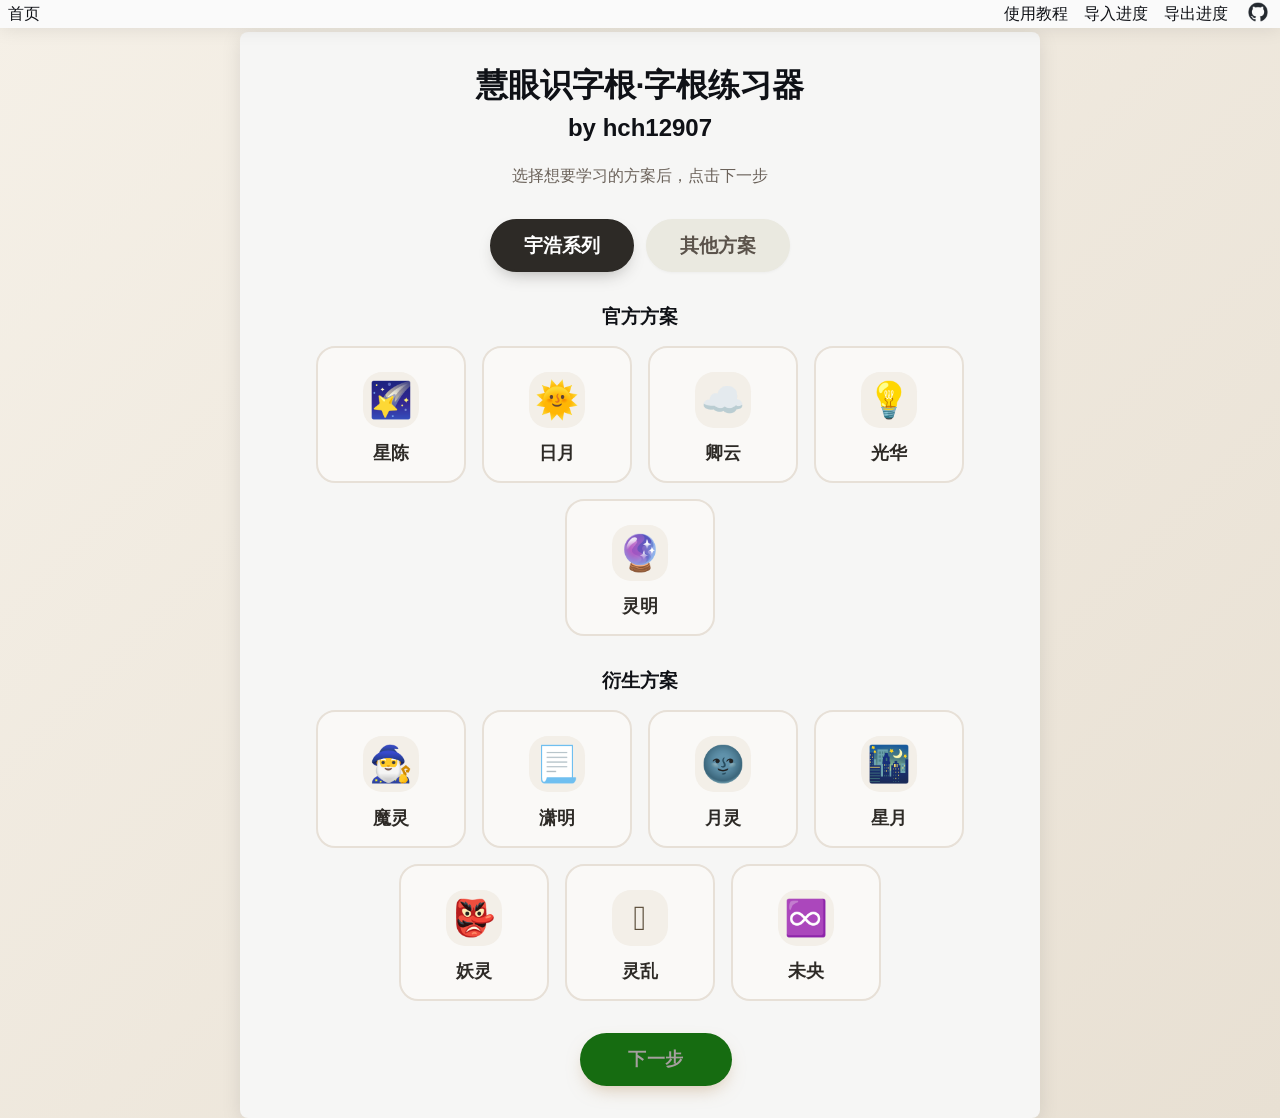
<file: index.html>
<!DOCTYPE html>
<html>
    <head>
        <title>慧眼识字根·字根练习器</title>
        <meta content="text/html;charset=utf-8" http-equiv="Content-Type">
        <meta name="viewport" content="width=device-width, initial-scale=1">
        <meta charset="UTF-8">
    <link rel="preload" as="script" href="/./assets/zigen-trainer-dxh3f331f68d1b1d7c.js" crossorigin></head>
    <body>
        <div id="main"></div>
    <script type="module" async src="/./assets/zigen-trainer-dxh3f331f68d1b1d7c.js"></script>
            </body>
</html>
</file>
